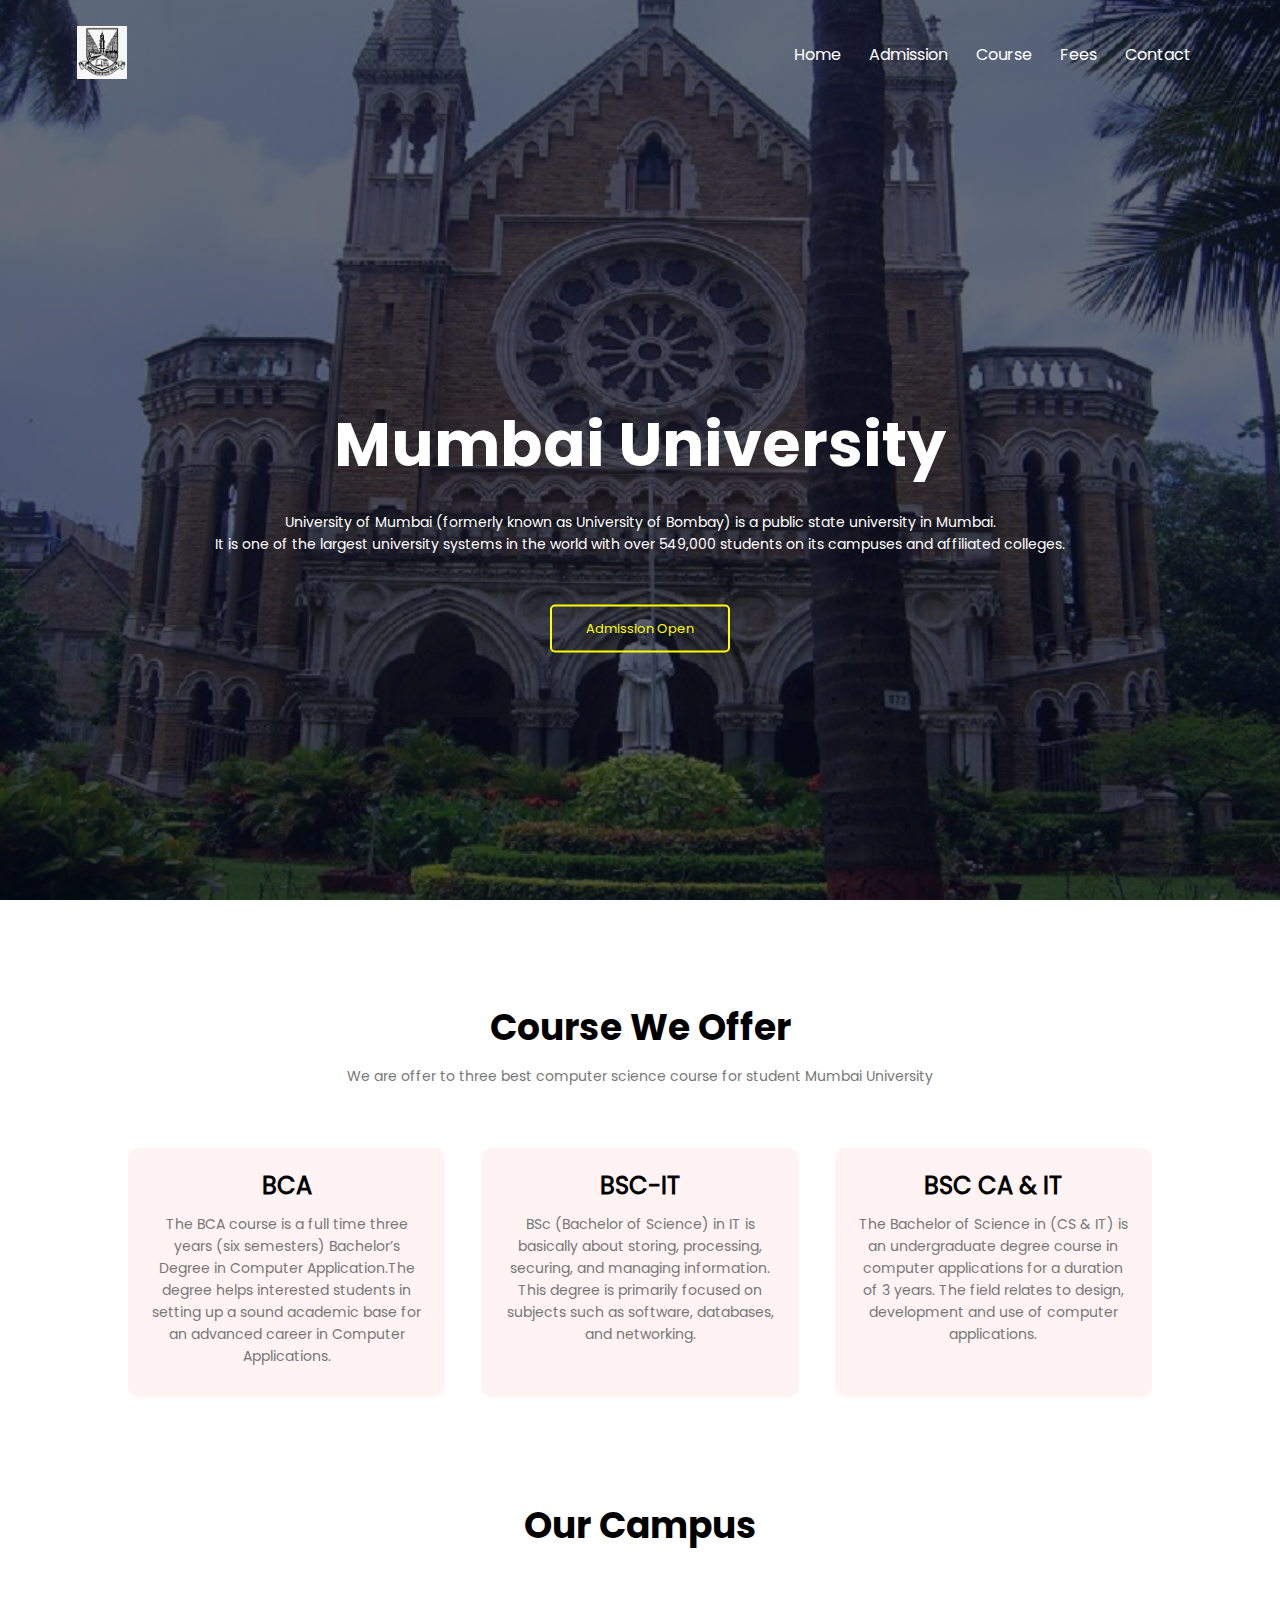
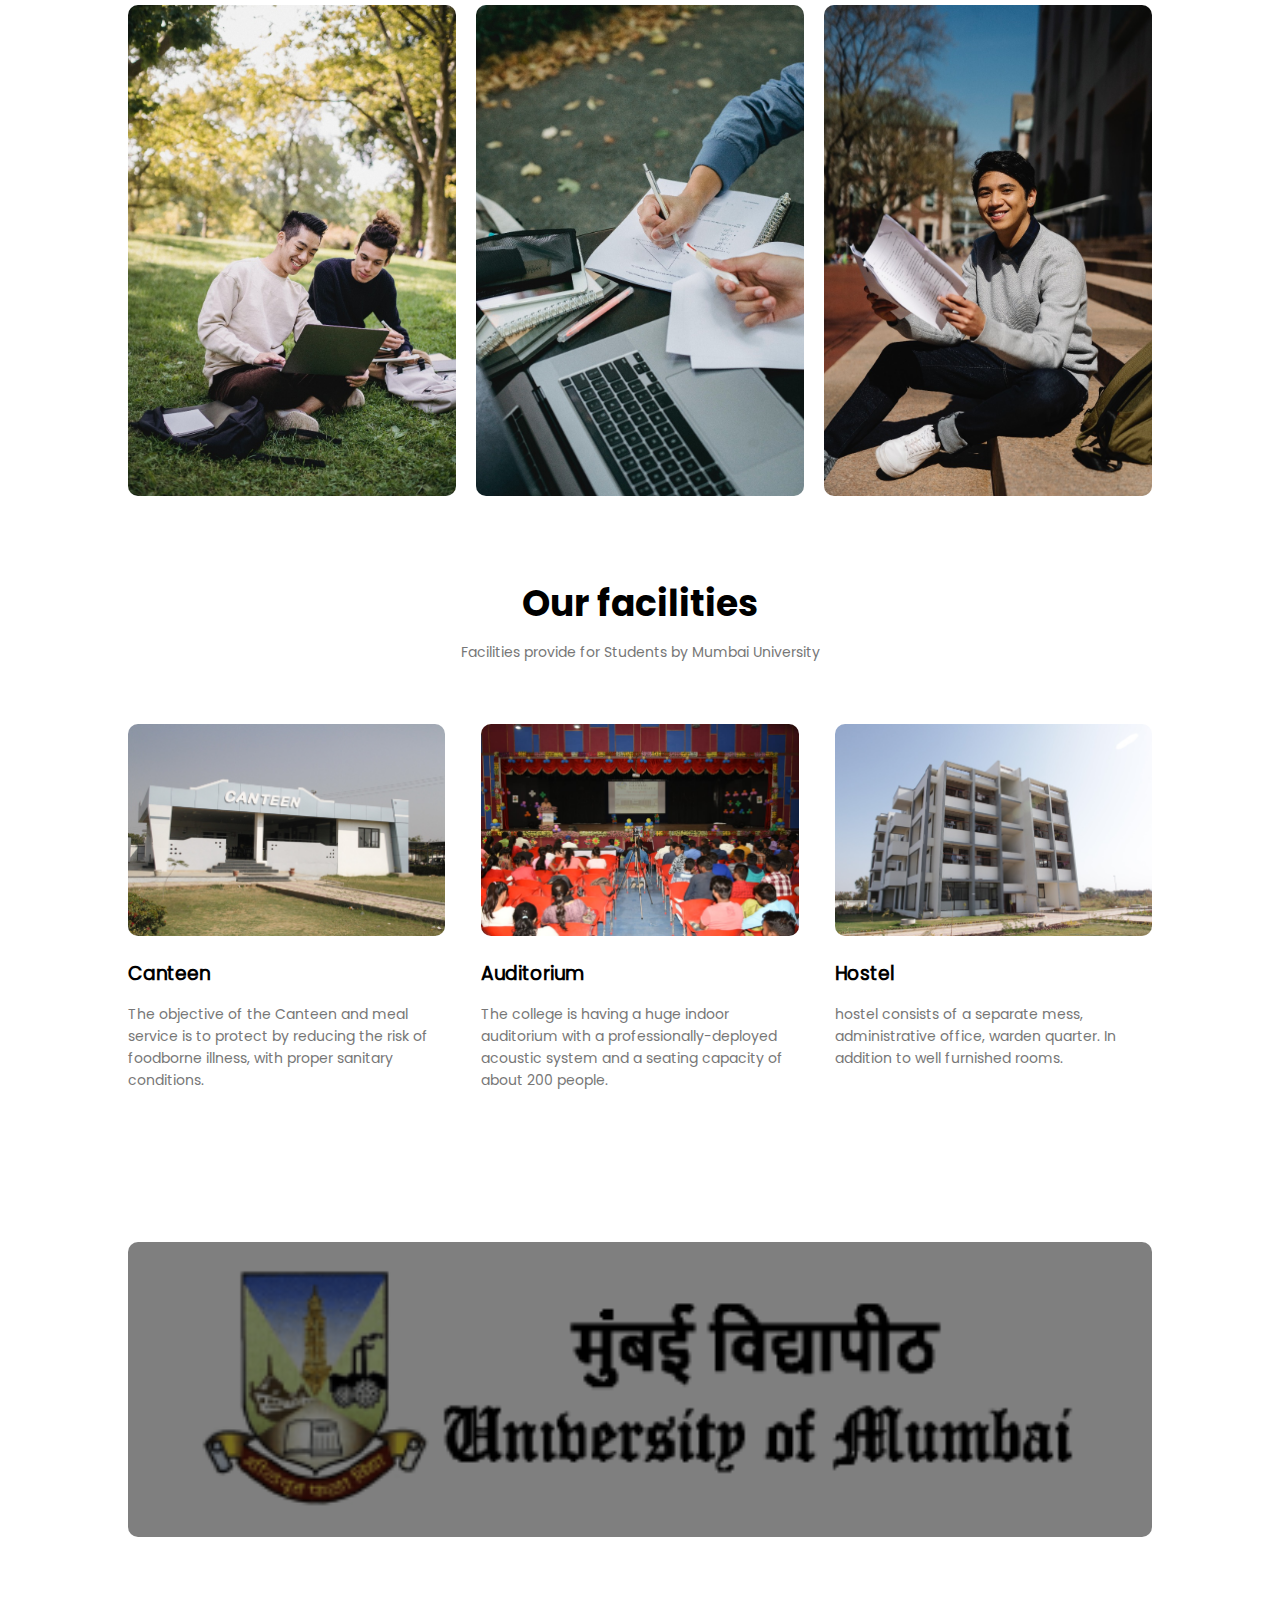
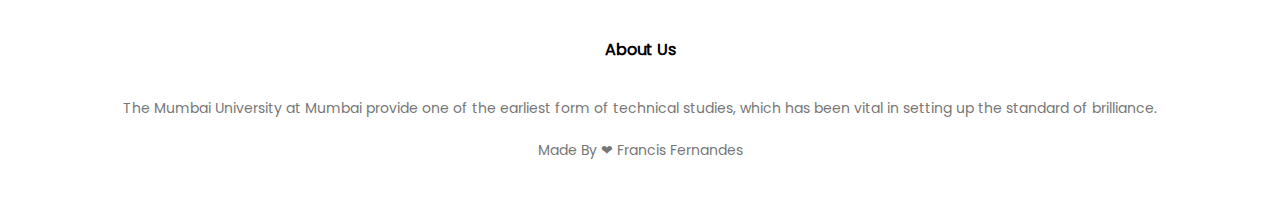
<file: index.html>
<!DOCTYPE html>
<html lang="en">
<head>
    
    <meta name="viewport"content="width=device-width, initial-scale=1.0, maximum-scale=1.0, user-scalable=0">
    <meta name="description" content="Mumbai University provides one of the earliest form of technical studies, which has been vital in setting up the standard of brilliance.">
    <meta name="keywords" content="Mumbai ,Collage">
    <meta name="author" content="Francis Fernandes">

    <title>Mumbai University</title>
    
    <link rel="stylesheet" href="css/main_style.css">
    <link rel="shortcut icon" href="image/favicon.ico" type="image/svg+xml">
</head>
<body>
    
    <section class="header">
        <nav>
            <a href="index.html"><img src="image/logo.webp"  id="logo-img" style="width: 50px; height: auto;"></a>

            <div class="nav-links" id="navLinks"> 

                <span class="icon" onclick="hidemenu()">&#10005;</span>
                <ul>
                    <li><a href="index.html">Home</a></li>
                    <li><a href="Admission_page.html">Admission</a></li>
                    <li><a href="#course_call">Course</a></li>
                    <li><a href="fees_page.html">Fees</a></li>
                    <li><a href="Contact_page.html">Contact</a></li>
                </ul>
            </div> 
            <span class="icon" onclick="showmenu()">&#9776;</span>
        </nav>
       
        <div class="text-box">
            <h1>Mumbai University</h1>
            <p>University of Mumbai (formerly known as University of Bombay) is a public state university in Mumbai. <br>It is one of the largest university systems in the world with over 549,000 students on its campuses and affiliated colleges.</p>
            
            <a href="Admission_page.html" class="hero-btn">Admission Open</a>
        </div>
    </section>

    <!--Course of Collage-->


    <section class="course" id="course_call">
        <h1>Course We Offer</h1>
        <p>We are offer to three best computer science course for student Mumbai University</p>

        <div class="row">
            <div class="course-col">
                <h2>BCA</h2>
                <p>The BCA course is a full time three years (six semesters) Bachelor’s Degree in Computer Application.The degree helps interested students in setting up a sound academic base for an advanced career in Computer Applications.</p>
            </div>

            <div class="course-col">
                <h2>BSC-IT </h2>
                <p>BSc (Bachelor of Science) in IT is basically about storing, processing, securing, and managing information. This degree is primarily focused on subjects such as software, databases, and networking. </p>
            </div> 

            <div class="course-col">
                <h2>BSC CA & IT</h2>
                <p>The Bachelor of Science in (CS & IT) is an undergraduate degree course in computer applications for a duration of 3 years. The field relates to design, development and use of computer applications. </p>
            </div>


        </div>
    </section>

    <!--Campus Section-->

    <section class="campus">
        <h1> Our Campus</h1>
        <!-- <p>Lorem ipsum dolor sit amet consectetur adipisicing elit. Quibusdam quisquam atque non voluptate</p> -->

            <div class="row">
                <div class="campus-col">
                    <img src="image/cm1.jfif" alt="">
                    <div class="layer">
                        <h3>Environment</h3>
                    </div>
                </div>

                <div class="campus-col">
                    <img src="image/cm2.jfif" alt="">
                    <div class="layer">
                        <h3>Community</h3>
                    </div>
                </div>

                <div class="campus-col">
                    <img src="image/cm3.jfif" alt="">
                    <div class="layer">
                        <h3>Education</h3>
                    </div>
                </div>
            </div>
    </section>

    <!--Facilities Section-->

    <section class="facilities">
        <h1> Our facilities</h1>
        <p>Facilities provide for Students by Mumbai University</p>

        <div class="row">
            <div class="facilities-col">
                <img src="image/canteen.jfif" alt="">
                <h3>Canteen</h3>
                <p>The objective of the Canteen and meal service is to protect by reducing the risk of foodborne illness, with proper sanitary conditions.</p>
            </div>

            <div class="facilities-col">
                <img src="image/auditorium.jfif" alt="">
                <h3>Auditorium</h3>
                <p>The college is having a huge indoor auditorium with a professionally-deployed acoustic system and a seating capacity of about 200 people.</p>
            </div>

            <div class="facilities-col">
                <img src="image/hostel.jfif" alt="">
                <h3>Hostel</h3>
                <p>hostel consists of a separate mess, administrative office, warden quarter. In addition to well furnished rooms.</p>
            </div>
        </div>
        </section>

        <!--Call To Action Section-->

        <section class="ctn">
            <h1> &nbsp; &nbsp;&nbsp;&nbsp;&nbsp;&nbsp;&nbsp;&nbsp;&nbsp;&nbsp;&nbsp;&nbsp;&nbsp;&nbsp;&nbsp;&nbsp; </h1>
        </section>

         <!--Footer-->
         <section class="footer">
             <h4>About Us</h4>
            <p>The Mumbai University at Mumbai provide one of the earliest form of technical studies,
                which has been vital in setting up the standard of brilliance.</p>
             <p id="copyright">Made By &#10084; Francis Fernandes</p>
         </section>

    <!--Javascript is Start-->
    <script src="javascript/main_script.js"></script>
</body>

    
    
</html>
</file>
<file: css/main_style.css>
/* Cascading Style Sheets */

*{
    margin: 0;
    padding: 0;
    /* border: 1px solid yellow; */
}

@font-face {
    font-family: myFirstFont;
    src: url(../Poppins/Poppins-Regular.ttf);
}
    @font-face {
    font-family: bold;
    src: url(../Poppins/Poppins-Bold.ttf);
}

@font-face {
    font-family: secound;
    src: url(../Poppins/Poppins-Bold.ttf);
}

h1{
    font-family: bold;
}

body{
    font-family: myFirstFont,Verdana, Geneva, Tahoma, sans-serif;
    cursor:default;
}

    /* Website Scrollerbar */
    body::-webkit-scrollbar {
        width: 5px !important;
        height: 5px !important;
    }
    body::-webkit-scrollbar-track {
        background: #3838387c !important;
    }
    body::-webkit-scrollbar-thumb {
        background-color: #e0120ba4 !important;
        border: 1px solid #ff020279 !important;
        border-radius: 1px !important;
    }

.header{
    min-height: 100vh;
    width: 100%;
    background-image: linear-gradient(rgba(4,9,30,0.6),rgba(4,9,30,0.6)),url(../image/background.jpg);
    background-position: center;
    background-size: cover;
    position: relative;
}
nav{
    display: flex;
    padding: 2% 6%;
    justify-content: space-between;
    align-items: center;
}
nav img{
    width: 150px;
}
.nav-links{
    flex: 1;
    text-align: right;
    
}
.nav-links ul li{
    list-style: none;
    display: inline-block;
    padding: 8px 12px;
    position: relative;
    
}
.nav-links a{
    color: #fff;
    text-decoration: none;
    font-size: 16px;
    
}
.nav-links ul li::after{
    content: '';
    width: 0%;
    height: 2px;
    background: #ff0000;
    display: block;
    margin: auto;
    transition: 0.5s;
    
}
.nav-links ul li:hover::after{
    width: 100%;
    
}
.text-box{
    width: 90%;
    color: #fff;
    position:absolute;
    top: 30%;
    left: 50%;
    transform: translate(-50%,50%);
    text-align: center;
}
.text-box h1{
    font-size: 62px;
    font-weight: bold;

}
.text-box p{
    margin: 10px 0 40px;
    font-size: 14px;
    color: #fff;
    
}
.hero-btn{
    display: inline-block;
    text-decoration: none;
    color: yellow;
    border: 2px solid yellow;
    padding: 12px 34px;
    font-size: 13px;
    background: transparent;
    position: relative;
    cursor: pointer;
    border-radius: 5px;
}
.hero-btn:hover{
    color: black;
    border: 2px solid yellow;
    background:yellow;
    transition: 0.5s;
}

.icon{
    display:none;
}

/* Course */

 .course{
    width: 80%;
    margin: auto;
    text-align: center;
    padding-top: 100px;
}
h1{
    font-size: 36px;
    font-weight: 300;
}
p{
    color:#777;
    font-size: 14px;
    font-weight: 300;
    line-height: 22px;
    padding: 10px;
}
.row{
    margin-top: 5%;
    display: flex;
    justify-content: space-between;
}
.course-col{
    flex-basis: 31%;
    background: #fff3f3;
    border-radius: 10px;
    margin-bottom:5%;
    padding: 20px 12px;
    box-sizing: border-box;
    transition: 0.5s;
}
h3{
    text-align: center;
    font-weight: 600;
    margin: 10px 0px;
}
.course-col:hover{
    box-shadow: 10px 10px 24px 0px rgba(0,0,0,0.4);
}


    /*Campus*/


.campus{
    width: 80%;
    margin: auto;
    text-align: center;
    padding-top: 50px;
}
.campus-col{
    flex-basis: 32%;
    border-radius: 10px;
    margin-bottom: 30px;
    position: relative;
    overflow: hidden;
}
.campus-col img{
    width: 100%;
    display: block;
}
.layer{
    background: transparent;
    height: 100%;
    width: 100%;
    position: absolute;
    top: 0%;
    left: 0%;
    transition: 0.5s;
}

.layer:hover{
    background: rgba(0, 245, 253, 0.534);

    /* rgba(253, 0, 0, 0.7); */
}

.layer h3{
    width: 100%;
    font-weight: 500;
    color: #fff;
    font-size: 26px;
    bottom: 0%;
    left: 50%;
    transform: translate(-50%);
    position: absolute;
    opacity: 0;
    transition: 0.5s;
}

.layer:hover h3{
    opacity: 1;
    bottom: 49%;
}

/* Facilities */

.facilities{
    width: 80%;
    margin: auto;
    text-align: center;
    padding-top: 50px;
}

.facilities-col{
    flex-basis: 31%;
    border-radius: 10px;
    margin-bottom: 5%;
    text-align: left;
}
.facilities-col img{
    width: 100%;
    border-radius: 10px;
    transition: 0.5s;
}
.facilities-col p{
    padding: 0%;
}

.facilities-col h3{
    margin-top: 16px;
    margin-bottom: 15px;
    text-align: left;
}

.facilities-col img:hover{
    box-shadow: 3.5px 5px 15px 10px rgba(0, 0, 0, 0.308);
}

/* Call To Action */

.ctn{
    margin: 100px auto;
    width: 80%;
    background-image: linear-gradient(rgba(0,0,0,0.5),rgba(0,0,0,0.5)), url(../image/banner_ggu.png);
    background-position: center;
    background-size: cover;
    border-radius: 10px;
    text-align: center;
    padding: 100px 0;
    transition: 0.5s;
}
.ctn h1{
    color: #fff;
    margin-bottom: 40px;
    padding: 0;
}

.ctn{
    
}

/* Footer */

.footer{
    width: 100%;
    text-align: center;
    padding: 30px 0;
    margin-top: -50px;
}

.footer h4{
    margin-bottom: 25px;
    margin-top: 20px;
    font-weight: 600;
} 

/* Media query for responsive */

@media (max-width: 700px) {

    *{
        overflow-x: hidden;
        margin: 0;
        padding: 0;
    
    }
    #logo-img{
        padding: 10px;
    }
    .text-box h1{
       font-size: 30px;
       font-weight: bold;
    }
    .text-box p{
        font-size: 12px;
    }
    .nav-links ul li{
        display: block;
    }
    .nav-links{
        position: absolute;
        background: #f44336;
        height: 100vh;
        width: 200px;
        top: 0%;
        right: -200px;
        text-align: left;
        z-index: 2;
        transition: 1s;
    }
    .icon{
        display: block;
        color: #fff;
        margin: 10px;
        font-size: 25px;
        cursor: pointer;
    }
    .nav-links ul{
        padding: 30px;
    }

    /*Course in Media query*/
   
    .course-col{
        margin: 10px 10px;
    }
    .row{
        flex-direction: column;  
    }   
    .course-col:hover{
        box-shadow: 3px 3px 0.5px 0.5px rgba(0, 0, 0, 0.486);
    }
        /* Facilities */
    .facilities-col img:hover{
        box-shadow:none;
    }

    /* Call To Action in Media query*/
    .ctn h1{
        font-size: 24px;
    }
}

/* Media query is Close*/
</file>
